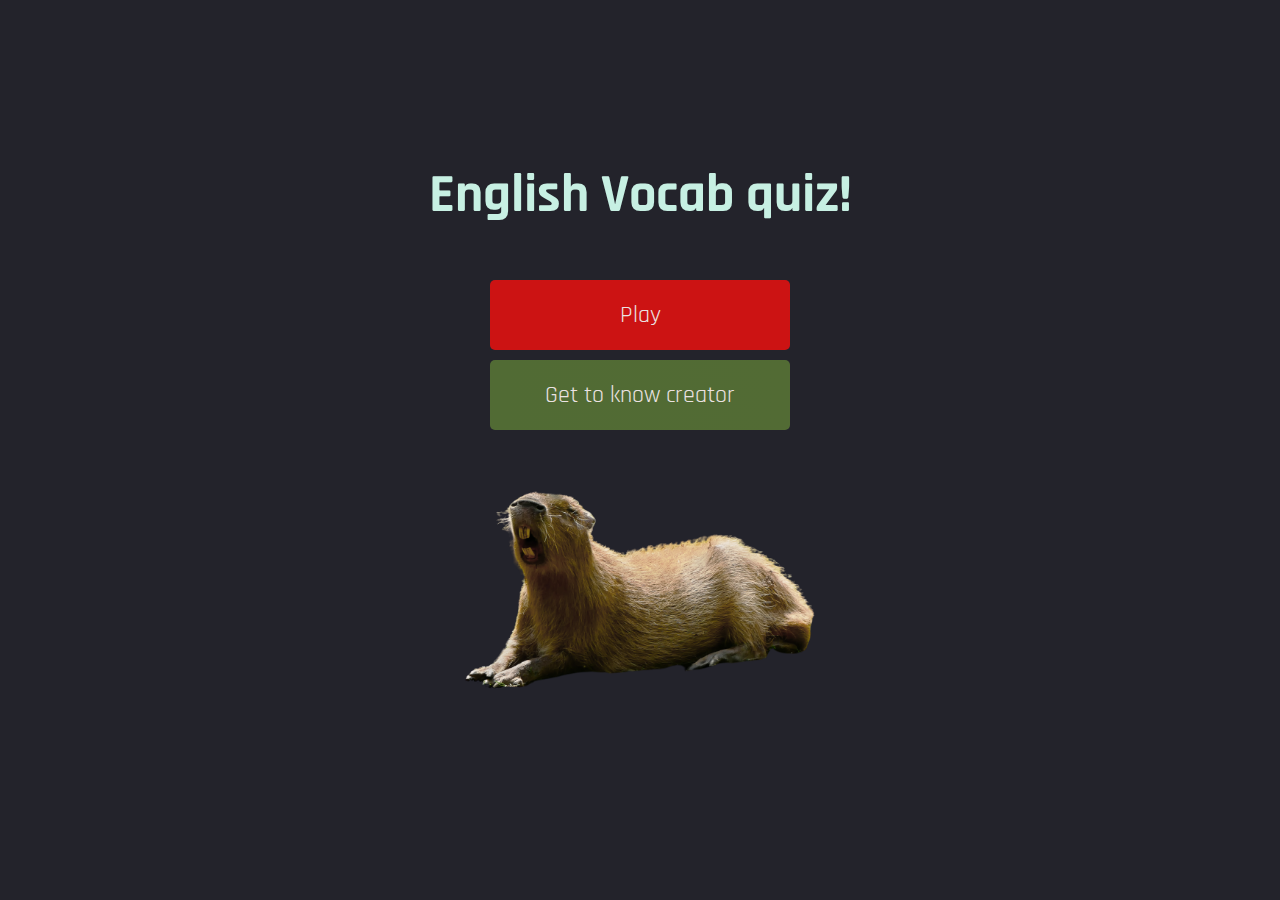
<file: index.html>
<!DOCTYPE html>
<html lang="th">
<head>
    <meta charset="UTF-8">
    <meta http-equiv="X-UA-Compatible" content="IE=edge">
    <meta name="viewport" content="width=device-width, initial-scale=1.0">
    <title>EngforTgat-Home page</title>
    <link rel="stylesheet" href="style.css">
</head>
<body>
    <div class="container">
        <div id="home" class="flex-column flex-center">
            <h1>English Vocab quiz!</h1>
            <a href="/game.html" class="btn">Play</a>
            <a href="https://ploynumthong.carrd.co/" id="creator-btn"
            class="btn">Get to know creator</a>
            <img src="klaus-steinberg-hcjG82lNTwg-unsplash-removebg-preview.png"
            height="300">
        </div>
    </div>
    
</body>
</html>
</file>
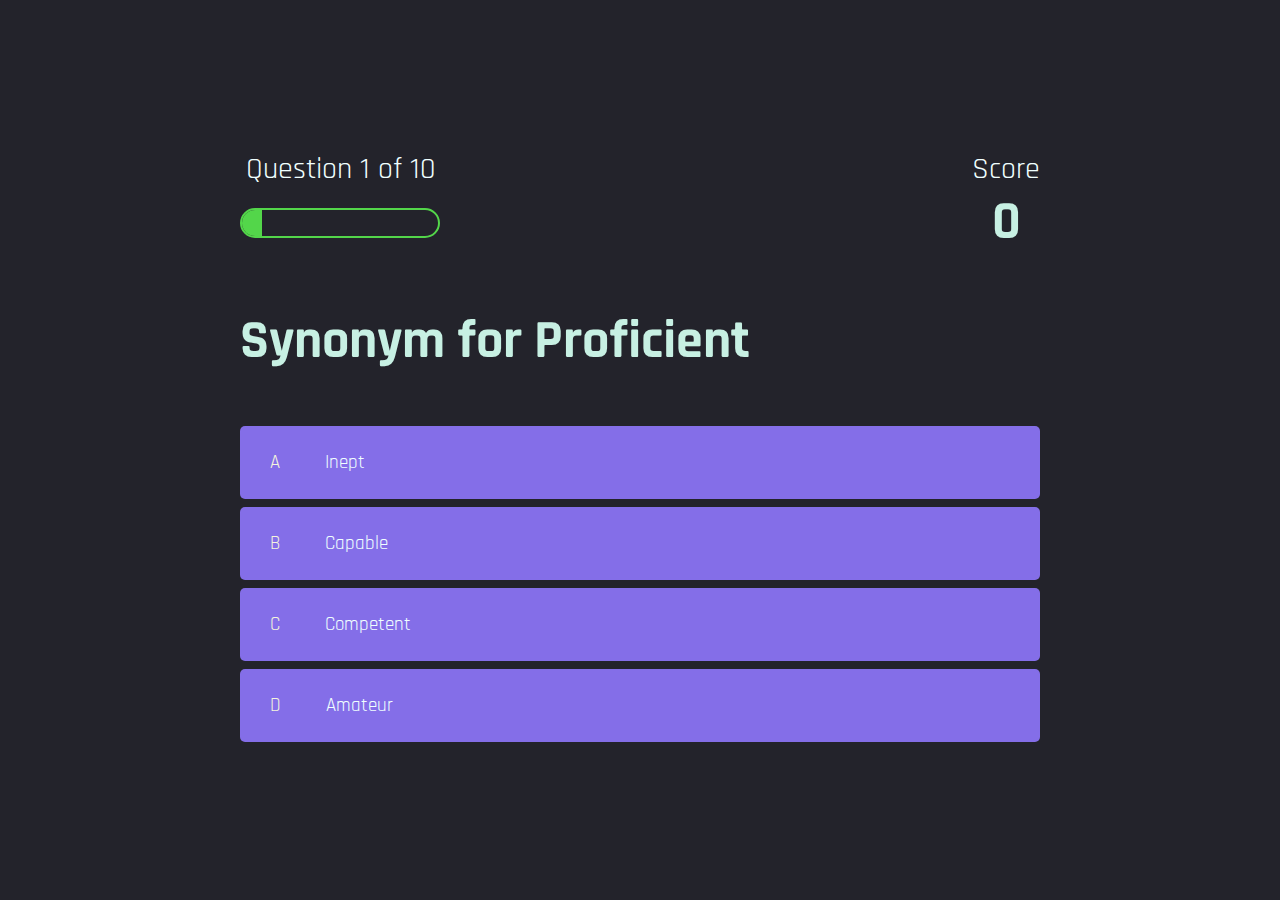
<file: game.html>
<!DOCTYPE html>
<html lang="en">
<head>
    <meta charset="UTF-8">
    <meta http-equiv="X-UA-Compatible" content="IE=edge">
    <meta name="viewport" content="width=device-width, initial-scale=1.0">
    <title>Quiz page</title>
    <link rel="stylesheet" href="style.css">
    <link rel="stylesheet" href="game.css">
</head>
<body>
    <div class="container">
        <div id="game" class="justify-center flex-column">
            <div id="hud">
                <div class="hud-item">
                    <p id="progressText" class="hud-prefix">
                        Question
                    </p>
                    <div id="progressbar">
                        <div id="progressBarFull"></div>
                    </div>
                </div>
                <div class="hud-item">
                    <p class="hud-prefix">
                        Score
                    </p>
                    <h1 class="hud-main-text" id="score">
                      0  
                    </h1>
                </div>
            </div>
           <h1 id="question">What is the answer ? </h1>
           <div class="choice-container">
            <p class="choice-prefix">A</p>
            <p class="choice-text"data-number="1">Choice 1</p>
           </div>
           <div class="choice-container">
            <p class="choice-prefix">B</p>
            <p class="choice-text"data-number="2">Choice 2</p>
           </div>
           <div class="choice-container">
            <p class="choice-prefix">C</p>
            <p class="choice-text"data-number="3">Choice 3</p>
           </div>
           <div class="choice-container">
            <p class="choice-prefix">D</p>
            <p class="choice-text"data-number="4">Choice 4</p>
           </div>
        </div>
    </div>
    <script  src="game.js"></script>
</body>
</html>
</file>
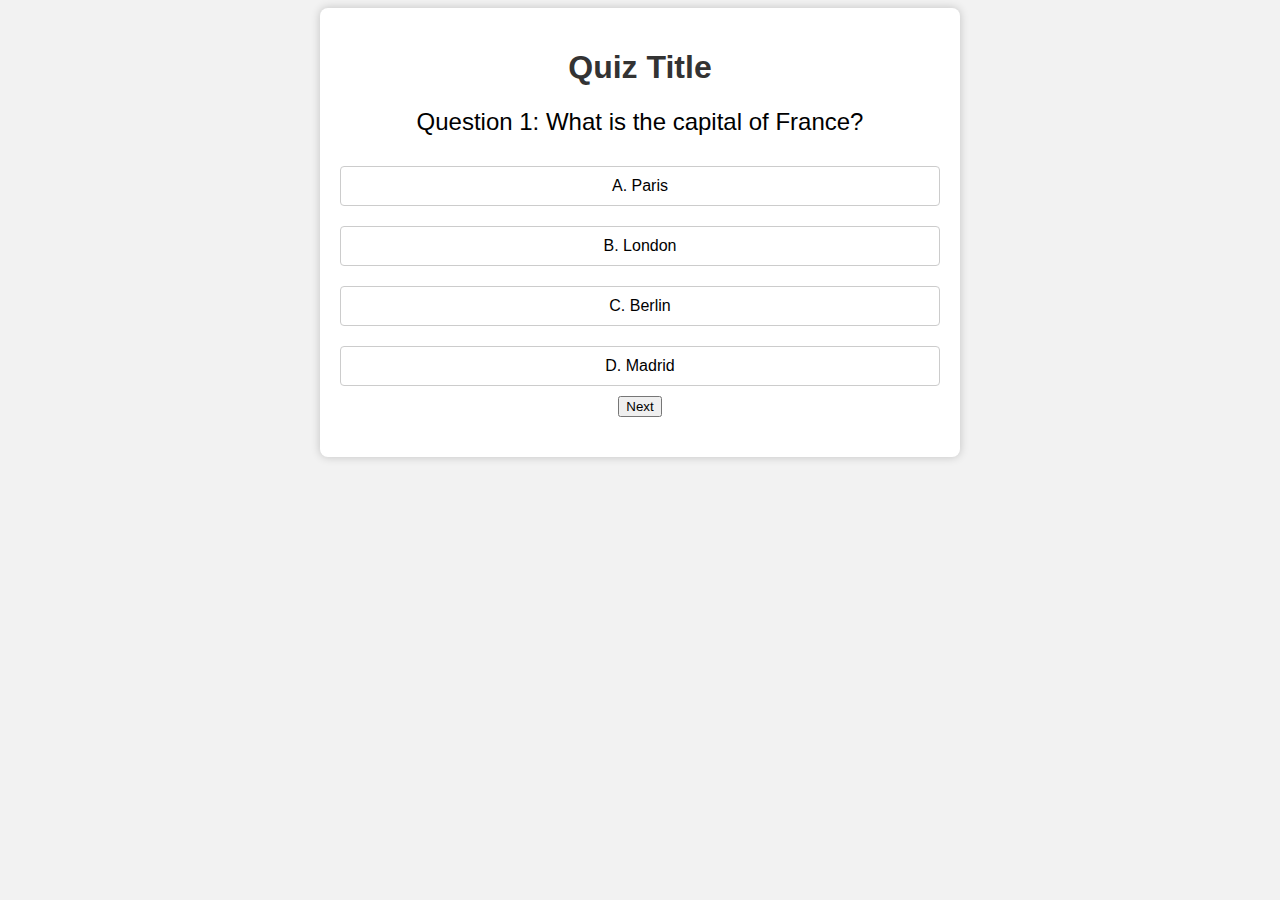
<file: test.html>
<!DOCTYPE html>
<html lang="en">
<head>
    <meta charset="UTF-8">
    <meta name="viewport" content="width=device-width, initial-scale=1.0">
    <title>Quiz App</title>
    <style>
        body {
            font-family: Arial, sans-serif;
            text-align: center;
            background-color: #f2f2f2;
        }

        .quiz-container {
            max-width: 600px;
            margin: 0 auto;
            padding: 20px;
            background-color: #fff;
            border-radius: 8px;
            box-shadow: 0 0 10px rgba(0, 0, 0, 0.2);
        }

        h1 {
            color: #333;
        }

        .question {
            font-size: 24px;
            margin-bottom: 20px;
        }

        .options {
            display: flex;
            flex-direction: column;
        }

        .option {
            margin: 10px 0;
            padding: 10px;
            border: 1px solid #ccc;
            border-radius: 4px;
            cursor: pointer;
            transition: background-color 0.3s;
        }

        .option:hover {
            background-color: #f2f2f2;
        }

        #result {
            margin-top: 20px;
            font-weight: bold;
        }
    </style>
</head>
<body>
    <div class="quiz-container">
        <h1>Quiz Title</h1>
        <div class="question">
            Question 1: What is the capital of France?
        </div>
        <div class="options">
            <div class="option">A. Paris</div>
            <div class="option">B. London</div>
            <div class="option">C. Berlin</div>
            <div class="option">D. Madrid</div>
        </div>
        <button id="next-btn">Next</button>
        <div id="result"></div>
    </div>

    <script>
        const options = document.querySelectorAll('.option');
        const nextButton = document.getElementById('next-btn');
        const result = document.getElementById('result');
        let score = 0;
        let currentQuestion = 0;

        const questions = [
            {
                question: 'What is the capital of France?',
                correctAnswer: 'A. Paris'
            },
            {
                question: 'What is the largest planet in our solar system?',
                correctAnswer: 'B. Jupiter'
            },
            {
                question: 'How many continents are there on Earth?',
                correctAnswer: 'C. Seven'
            }
        ];

        function displayQuestion() {
            if (currentQuestion < questions.length) {
                const currentQ = questions[currentQuestion];
                document.querySelector('.question').textContent = `Question ${currentQuestion + 1}: ${currentQ.question}`;
                options.forEach((option, index) => {
                    option.textContent = currentQ.options[index];
                });
            } else {
                endQuiz();
            }
        }

        function endQuiz() {
            document.querySelector('.question').style.display = 'none';
            document.querySelector('.options').style.display = 'none';
            nextButton.style.display = 'none';
            result.textContent = `Quiz completed! Your score: ${score}/${questions.length}`;
        }

        options.forEach(option => {
            option.addEventListener('click', () => {
                if (option.textContent === questions[currentQuestion].correctAnswer) {
                    score++;
                }
                currentQuestion++;
                displayQuestion();
            });
        });

        nextButton.addEventListener('click', () => {
            currentQuestion++;
            displayQuestion();
        });

        displayQuestion();
    </script>
</body>
</html>
</file>
<file: style.css>
@import url('https://fonts.googleapis.com/css2?family=Rajdhani:wght@500;600&display=swap');
:root {
    background-color: rgb(35, 35, 43);

}

*{
    box-sizing: border-box;
    margin: 0;
    padding: 0;
    font-size: 62.5%;
    font-family: 'Rajdhani', sans-serif;
}

h1 {
    font-size: 5.4rem;
    color: rgb(199, 240, 227);
    margin-bottom: 5rem;
}

h2 {
    font-size: 4.2rem;
    margin-bottom: 4rem;
}

.container {
    width: 100vw;
    height: 100vh;
    display: flex;
    justify-content: center;
    align-items: center;
    max-width: 80rem;
    margin: 0 auto;
    padding: 2rem;
}

.flex-column {
    display: flex;
    flex-direction: column;
}

.flex-center {
    justify-content: center;
    align-items: center;
}

.justify-center {
    justify-content: center;
}

.hidden {
    display: none;
}

.btn{
    font-size: 2.4rem;
    padding: 2rem 0;
    width: 30rem;
    text-align: center;
    margin-bottom: 1rem;
    text-decoration: none;
    color: rgb(235, 226, 226);
    background: linear-gradient(90deg, rgb(204, 19, 19)
    0%, rgb(204, 19, 19) 100%);
    border-radius: 5px;
}

.btn:hover {
    cursor: pointer;
    box-shadow: 0 0.4rem 1.4rem 0 rgb(236, 58, 58);
    transition: transform 150ms;
    transform: scale(1.03);
}

.btn:disabled:hover { /* Fixed this selector by removing the extra colon */
    cursor: not-allowed;
    box-shadow: none;
    transform: none;
}


#creator-btn {
    background: linear-gradient(90deg, rgb(81, 107, 52) 0%, rgb(82, 107, 52) 100%);
}

#creator-btn:hover {
    box-shadow: 0 0.4rem 1.4rem 0 rgb(84, 112, 51);
}
</file>
<file: game.css>
body {
    color: azure;
}

.choice-container {
    display: flex;
    justify-content: center; 
    align-items: center; 
    margin-bottom: 0.8rem;
    border-radius: 5px;
    background: rgb(132, 110, 232);
    font-size: 3rem;
    min-width: 80rem;
    padding: 0.5rem; 
}
.choice-container:hover {
    cursor: pointer;
    box-shadow: 0 0.4rem 1.4rem 0 rgb(132, 110, 232);
    transform: scale(1.02);
    transition: transform 100ms; 
}

.choice-prefix {
    padding: 2rem 2.5rem; 
    color: beige;
}

.choice-text {
    padding: 2rem;
    width: 100%;
}

.correct {
    background: linear-gradient(32deg, rgba(73, 186, 65) 0%, rgb(83, 214, 74) 100%);
}

.incorrect {
    background: linear-gradient(32deg, rgb(201, 52, 42) 0%, rgb(212, 11, 11) 100%);
}

#hud {
    display: flex;
    justify-content: space-between;
}

.hud-prefix {
    text-align: center;
    font-size: 3rem;
}

.hud-main-text {
    text-align: center;
}

#progressbar {
    width: 20rem;
    height: 3rem;
    border: 0.2rem solid rgb(83, 214, 74);
    margin-top: 2rem;
    border-radius: 50px;
    overflow: hidden;
}

#progressBarFull {
    height: 100%;
    background: rgb(83, 214, 74);
    width: 0%;
}

@media screen and (max-width: 768px) {
    .choice-container {
        min-width: 40rem;
    }
}
</file>
